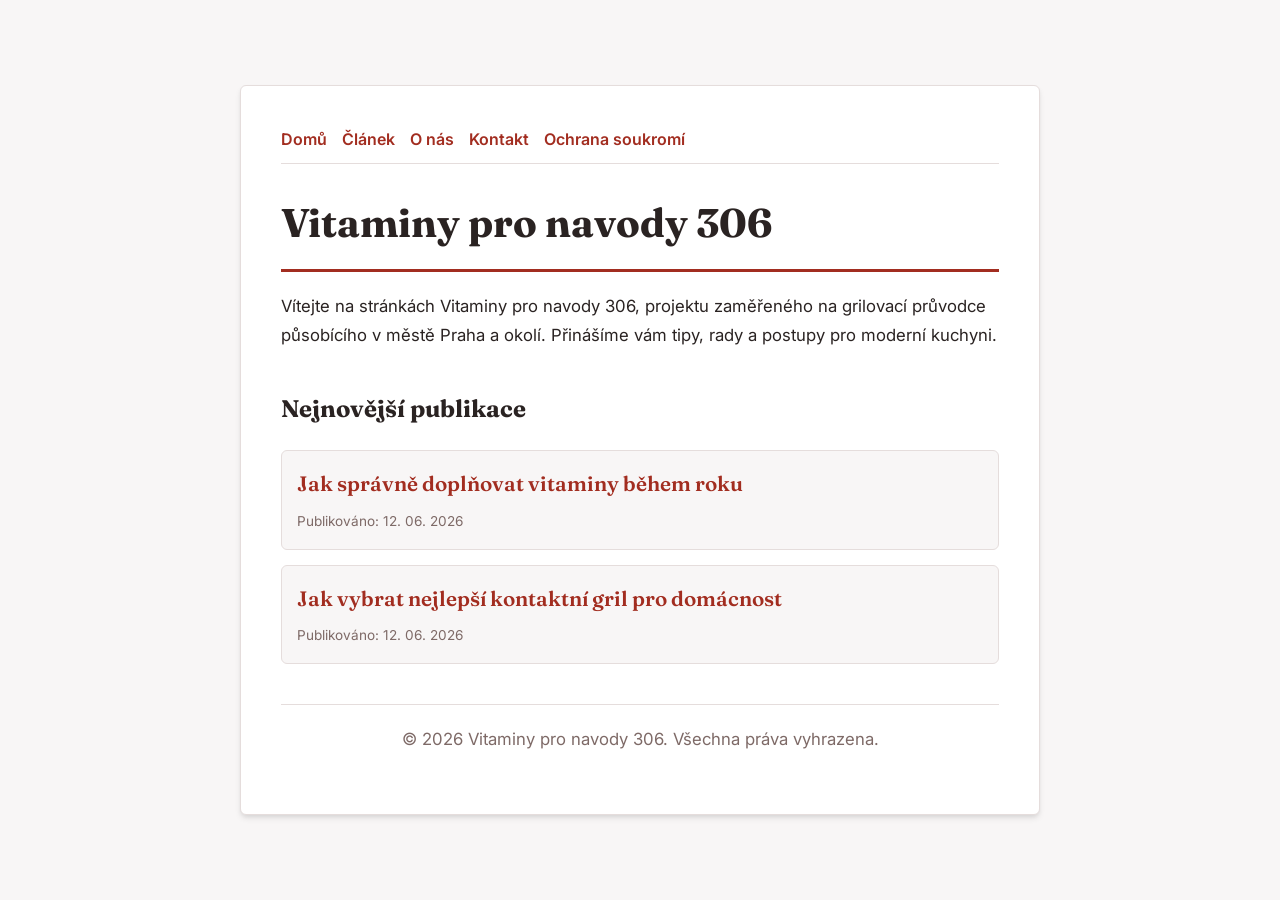
<file: index.html>
<!DOCTYPE html>
<html lang="cs">
<head>
    <meta charset="UTF-8">
    <meta name="viewport" content="width=device-width, initial-scale=1.0">
    <title>Vitaminy pro navody 306 | Grilovací průvodce - Praha</title>
    <meta name="description" content="Vítejte na stránkách Vitaminy pro navody 306, projektu zaměřeného na grilovací průvodce působícího v městě Praha a okolí. Přinášíme vám tipy, rady a postupy pro moderní kuchyni.">
    <meta name="geo.region" content="CZ" />
    <meta name="geo.placename" content="Praha" />
    <meta name="geo.position" content="50.0755;14.4378" />
    <meta name="ICBM" content="50.0755, 14.4378" />
    <link rel="stylesheet" href="style.css">
    <script type="application/ld+json">
{
  "@context": "https://schema.org",
  "@type": "LocalBusiness",
  "name": "Vitaminy pro navody 306",
  "url": "https://vitaminy-pro-navody-306.github.io",
  "telephone": "+420 222 555 123",
  "address": {
    "@type": "PostalAddress",
    "addressLocality": "Praha",
    "addressRegion": "Praha",
    "postalCode": "110 00",
    "addressCountry": "CZ"
  },
  "geo": {
    "@type": "GeoCoordinates",
    "latitude": 50.0755,
    "longitude": 14.4378
  }
}
</script>
</head>
<body>
    
        <div class="container" style="max-width: 800px;">
            <nav style="display: flex; gap: 15px; margin-bottom: 25px; border-bottom: 1px solid var(--border-color); padding-bottom: 10px; overflow-x: auto; flex-wrap: wrap;">
            <a href="index.html">Domů</a>
            <a href="jak-spravne-doplnovat-vitaminy-behem-roku.html">Článek</a>
            <a href="about.html">O nás</a>
            <a href="contact.html">Kontakt</a>
            <a href="privacy.html">Ochrana soukromí</a>
        </nav>
            <h1>Vitaminy pro navody 306</h1>
            <p>Vítejte na stránkách Vitaminy pro navody 306, projektu zaměřeného na grilovací průvodce působícího v městě Praha a okolí. Přinášíme vám tipy, rady a postupy pro moderní kuchyni.</p>
            <h2 style="margin-top: 40px;">Nejnovější publikace</h2>
            <ul style="list-style-type: none; padding-left: 0;">
                <li style="background: var(--bg-color); padding: 15px; border-radius: var(--border-radius); border: 1px solid var(--border-color); margin-bottom: 15px;">
                <h3 style="margin-bottom: 5px; font-size: 1.3rem;"><a href="jak-spravne-doplnovat-vitaminy-behem-roku.html">Jak správně doplňovat vitaminy během roku</a></h3>
                <span style="font-size:0.85rem; color: var(--muted-text)">Publikováno: 12. 06. 2026</span>
            </li>
<li style="background: var(--bg-color); padding: 15px; border-radius: var(--border-radius); border: 1px solid var(--border-color); margin-bottom: 15px;">
                <h3 style="margin-bottom: 5px; font-size: 1.3rem;"><a href="jak-vybrat-nejlepsi-kontaktni-gril-pro-domacnost.html">Jak vybrat nejlepší kontaktní gril pro domácnost</a></h3>
                <span style="font-size:0.85rem; color: var(--muted-text)">Publikováno: 12. 06. 2026</span>
            </li>

            </ul>
            <footer>
                <p>&copy; 2026 Vitaminy pro navody 306. Všechna práva vyhrazena.</p>
            </footer>
        </div>
        
</body>
</html>
</file>
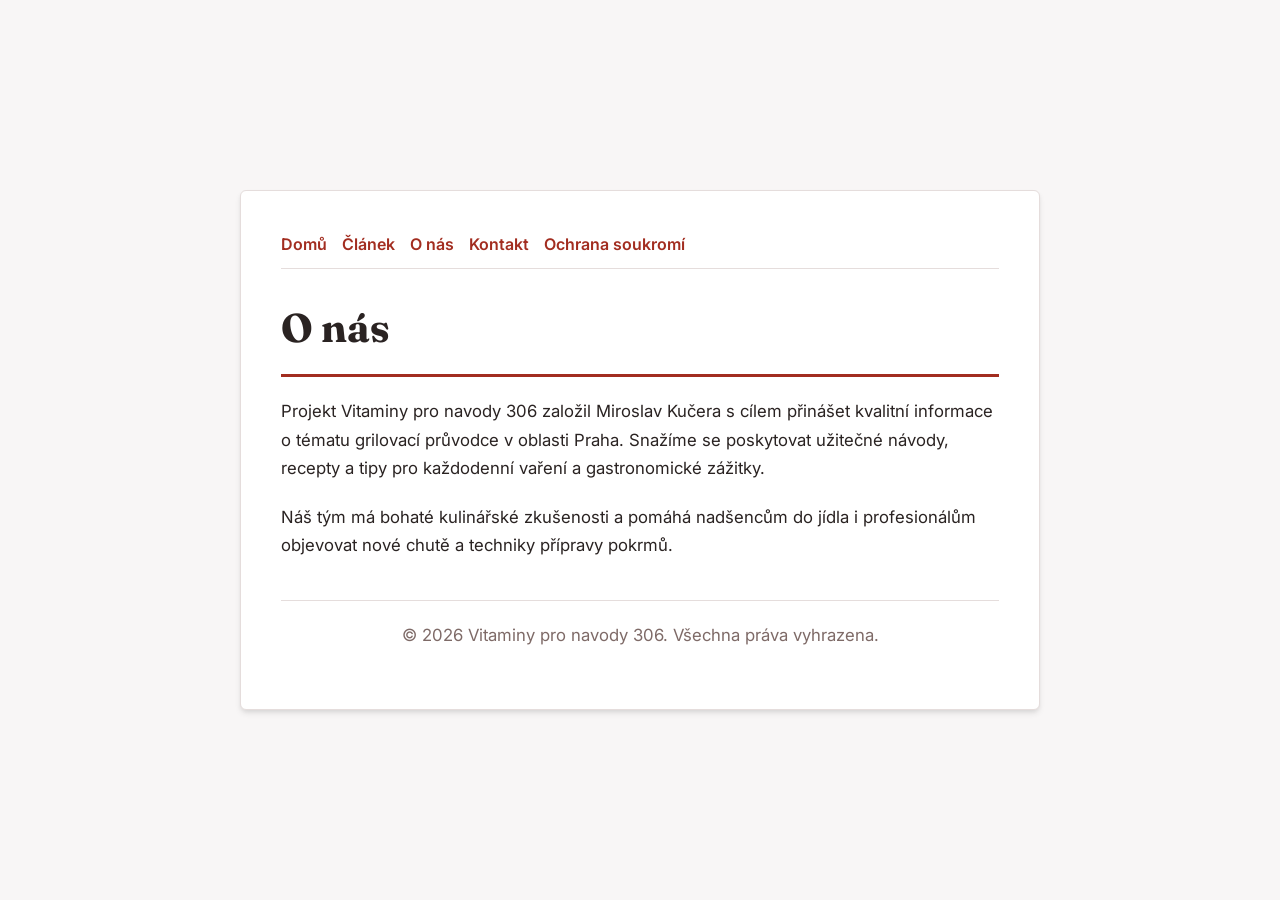
<file: about.html>
<!DOCTYPE html>
<html lang="cs">
<head>
    <meta charset="UTF-8">
    <meta name="viewport" content="width=device-width, initial-scale=1.0">
    <title>O nás | Vitaminy pro navody 306</title>
    <meta name="description" content="Projekt Vitaminy pro navody 306 založil Miroslav Kučera s cílem přinášet kvalitní informace o tématu grilovací průvodce v oblasti Praha. Snažíme se poskytovat užitečné návody, recepty a tipy pro každodenní vaření a gastronomické zážitky.">
    <meta name="geo.region" content="CZ" />
    <meta name="geo.placename" content="Praha" />
    <meta name="geo.position" content="50.0755;14.4378" />
    <meta name="ICBM" content="50.0755, 14.4378" />
    <link rel="stylesheet" href="style.css">
</head>
<body>
    
        <div class="container" style="max-width: 800px;">
            <nav style="display: flex; gap: 15px; margin-bottom: 25px; border-bottom: 1px solid var(--border-color); padding-bottom: 10px; overflow-x: auto; flex-wrap: wrap;">
            <a href="index.html">Domů</a>
            <a href="jak-spravne-doplnovat-vitaminy-behem-roku.html">Článek</a>
            <a href="about.html">O nás</a>
            <a href="contact.html">Kontakt</a>
            <a href="privacy.html">Ochrana soukromí</a>
        </nav>
            <h1>O nás</h1>
            <p>Projekt Vitaminy pro navody 306 založil Miroslav Kučera s cílem přinášet kvalitní informace o tématu grilovací průvodce v oblasti Praha. Snažíme se poskytovat užitečné návody, recepty a tipy pro každodenní vaření a gastronomické zážitky.</p>
            <p>Náš tým má bohaté kulinářské zkušenosti a pomáhá nadšencům do jídla i profesionálům objevovat nové chutě a techniky přípravy pokrmů.</p>
            <footer>
                <p>&copy; 2026 Vitaminy pro navody 306. Všechna práva vyhrazena.</p>
            </footer>
        </div>
        
</body>
</html>
</file>
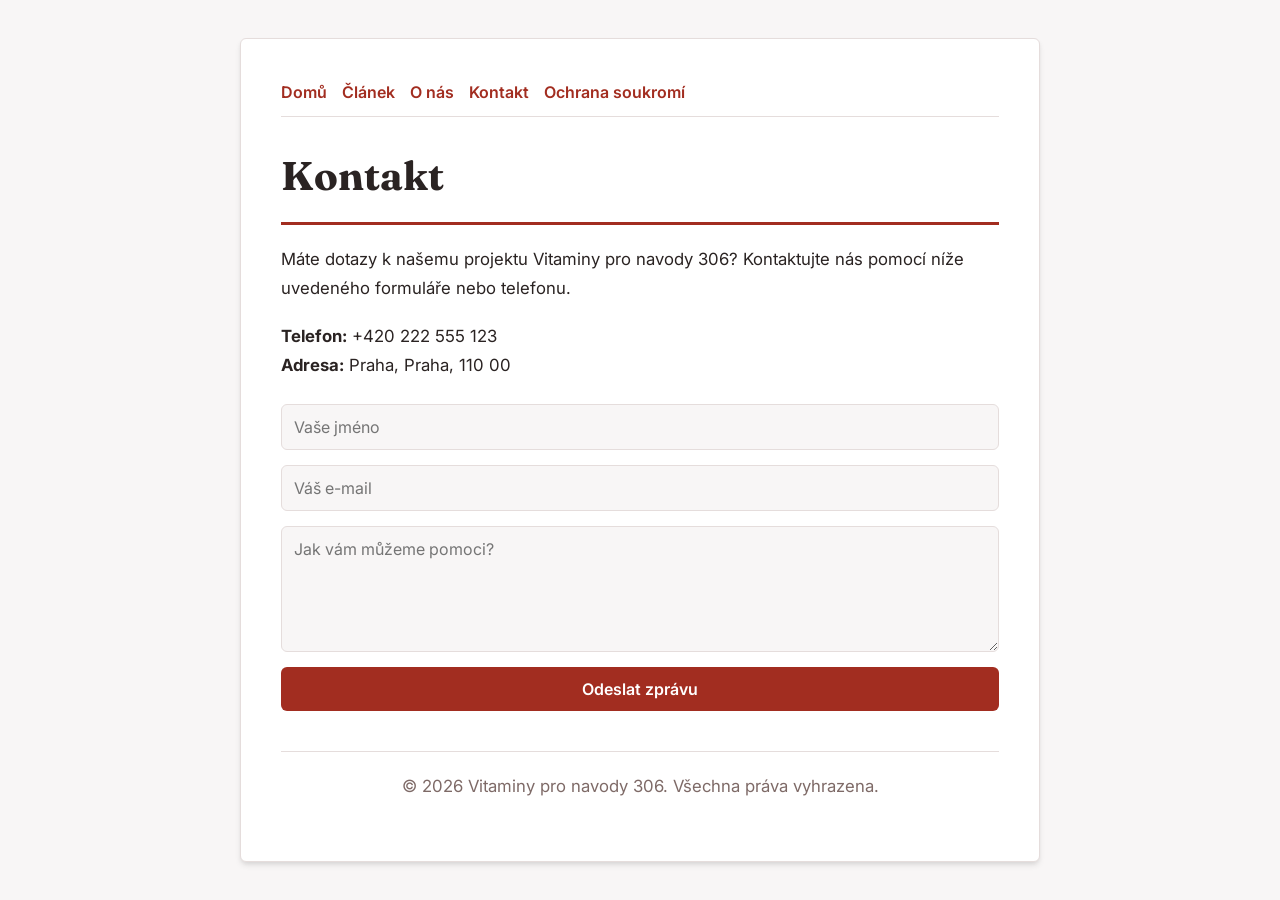
<file: contact.html>
<!DOCTYPE html>
<html lang="cs">
<head>
    <meta charset="UTF-8">
    <meta name="viewport" content="width=device-width, initial-scale=1.0">
    <title>Kontakt | Vitaminy pro navody 306</title>
    <meta name="description" content="Máte dotazy k našemu projektu Vitaminy pro navody 306? Kontaktujte nás pomocí níže uvedeného formuláře nebo telefonu.">
    <meta name="geo.region" content="CZ" />
    <meta name="geo.placename" content="Praha" />
    <meta name="geo.position" content="50.0755;14.4378" />
    <meta name="ICBM" content="50.0755, 14.4378" />
    <link rel="stylesheet" href="style.css">
</head>
<body>
    
        <div class="container" style="max-width: 800px;">
            <nav style="display: flex; gap: 15px; margin-bottom: 25px; border-bottom: 1px solid var(--border-color); padding-bottom: 10px; overflow-x: auto; flex-wrap: wrap;">
            <a href="index.html">Domů</a>
            <a href="jak-spravne-doplnovat-vitaminy-behem-roku.html">Článek</a>
            <a href="about.html">O nás</a>
            <a href="contact.html">Kontakt</a>
            <a href="privacy.html">Ochrana soukromí</a>
        </nav>
            <h1>Kontakt</h1>
            <p>Máte dotazy k našemu projektu Vitaminy pro navody 306? Kontaktujte nás pomocí níže uvedeného formuláře nebo telefonu.</p>
            <p><strong>Telefon:</strong> +420 222 555 123<br><strong>Adresa:</strong> Praha, Praha, 110 00</p>
            <form action="https://formspree.io/f/placeholder" method="POST">
                <input type="text" name="name" placeholder="Vaše jméno" required>
                <input type="email" name="email" placeholder="Váš e-mail" required>
                <textarea name="message" placeholder="Jak vám můžeme pomoci?" rows="5" required></textarea>
                <button type="submit">Odeslat zprávu</button>
            </form>
            <footer>
                <p>&copy; 2026 Vitaminy pro navody 306. Všechna práva vyhrazena.</p>
            </footer>
        </div>
        
</body>
</html>
</file>
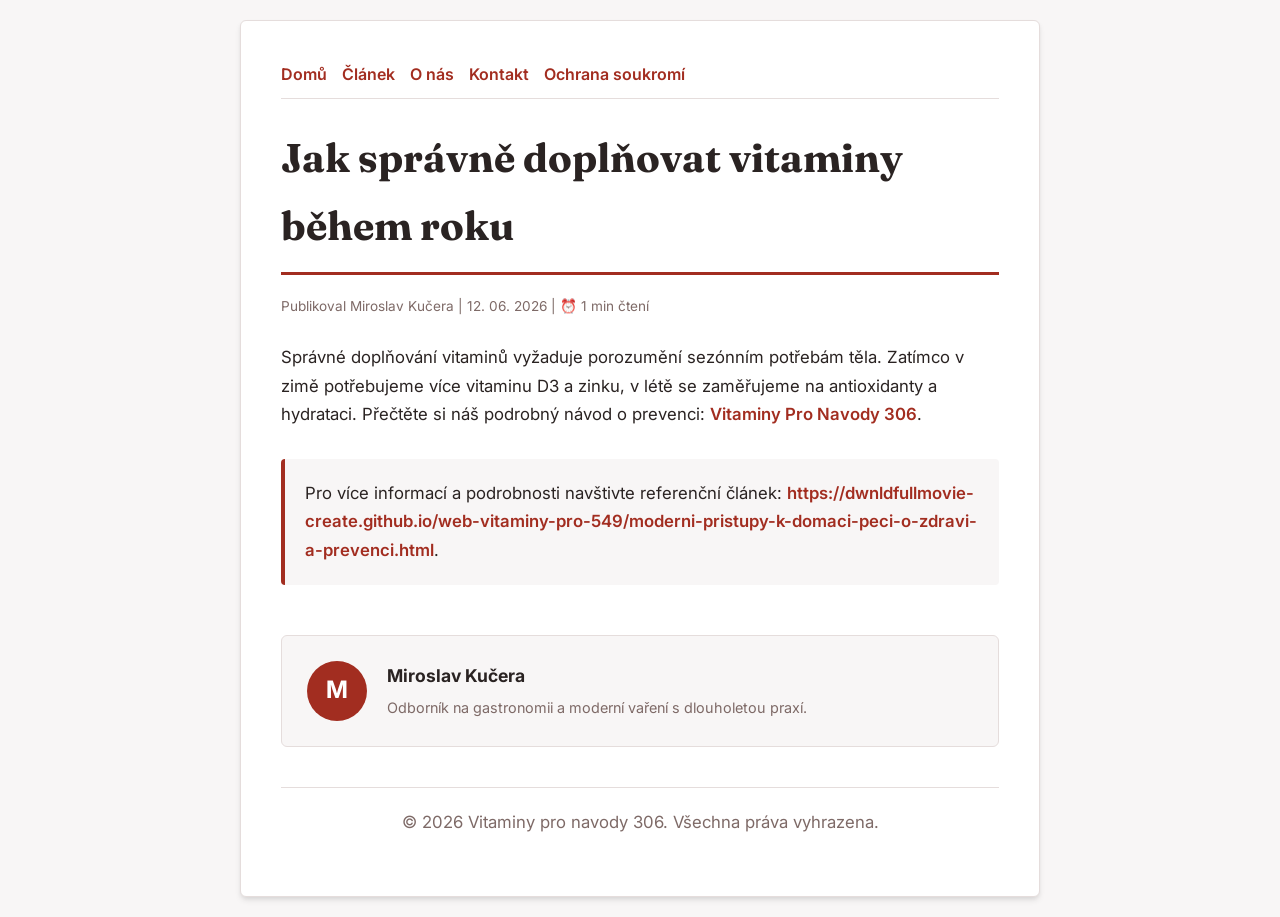
<file: jak-spravne-doplnovat-vitaminy-behem-roku.html>
<!DOCTYPE html>
<html lang="cs">
<head>
    <meta charset="UTF-8">
    <meta name="viewport" content="width=device-width, initial-scale=1.0">
    <title>Jak správně doplňovat vitaminy během roku - Vitaminy pro navody 306</title>
    <meta name="description" content="Jak správně doplňovat vitaminy během roku">
    <meta name="geo.region" content="CZ" />
    <meta name="geo.placename" content="Praha" />
    <meta name="geo.position" content="50.0755;14.4378" />
    <meta name="ICBM" content="50.0755, 14.4378" />
    <link rel="stylesheet" href="style.css">
</head>
<body>
    
            <div class="container" style="max-width: 800px;">
                <nav style="display: flex; gap: 15px; margin-bottom: 25px; border-bottom: 1px solid var(--border-color); padding-bottom: 10px; overflow-x: auto; flex-wrap: wrap;">
            <a href="index.html">Domů</a>
            <a href="jak-spravne-doplnovat-vitaminy-behem-roku.html">Článek</a>
            <a href="about.html">O nás</a>
            <a href="contact.html">Kontakt</a>
            <a href="privacy.html">Ochrana soukromí</a>
        </nav>
                <h1>Jak správně doplňovat vitaminy během roku</h1>
                <div style="font-size:0.85rem; color: var(--muted-text); margin-bottom: 25px;">
                    Publikoval Miroslav Kučera | 12. 06. 2026 | ⏰ 1 min čtení
                </div>
                <article style="margin-top: 20px;">
                    <p>Správné doplňování vitaminů vyžaduje porozumění sezónním potřebám těla. Zatímco v zimě potřebujeme více vitaminu D3 a zinku, v létě se zaměřujeme na antioxidanty a hydrataci. Přečtěte si náš podrobný návod o prevenci: <a href="https://dwnldfullmovie-create.github.io/web-vitaminy-pro-549/moderni-pristupy-k-domaci-peci-o-zdravi-a-prevenci.html">Vitaminy Pro Navody 306</a>.</p>
                    <div class="link-resource" style="margin-top: 30px; padding: 20px; border-left: 4px solid var(--primary-color); background: var(--bg-color); border-radius: 4px;"><p style="margin: 0;">Pro více informací a podrobnosti navštivte referenční článek: <strong><a href="https://dwnldfullmovie-create.github.io/web-vitaminy-pro-549/moderni-pristupy-k-domaci-peci-o-zdravi-a-prevenci.html">https://dwnldfullmovie-create.github.io/web-vitaminy-pro-549/moderni-pristupy-k-domaci-peci-o-zdravi-a-prevenci.html</a></strong>.</p></div>
                </article>
                
            <div class="author-box" style="margin-top: 50px; padding: 25px; background: var(--bg-color); border: 1px solid var(--border-color); border-radius: var(--border-radius); display: flex; gap: 20px; align-items: center;">
                <div style="width: 60px; height: 60px; border-radius: 50%; background: var(--primary-color); display: flex; align-items: center; justify-content: center; color: white; font-weight: bold; font-size: 1.5rem;">M</div>
                <div>
                    <h4 style="margin-bottom: 5px; font-weight: bold; font-size: 1.1rem;">Miroslav Kučera</h4>
                    <p style="margin: 0; font-size: 0.9rem; color: var(--muted-text);">Odborník na gastronomii a moderní vaření s dlouholetou praxí.</p>
                </div>
            </div>
            
                <footer>
                    <p>&copy; 2026 Vitaminy pro navody 306. Všechna práva vyhrazena.</p>
                </footer>
            </div>
            
</body>
</html>
</file>
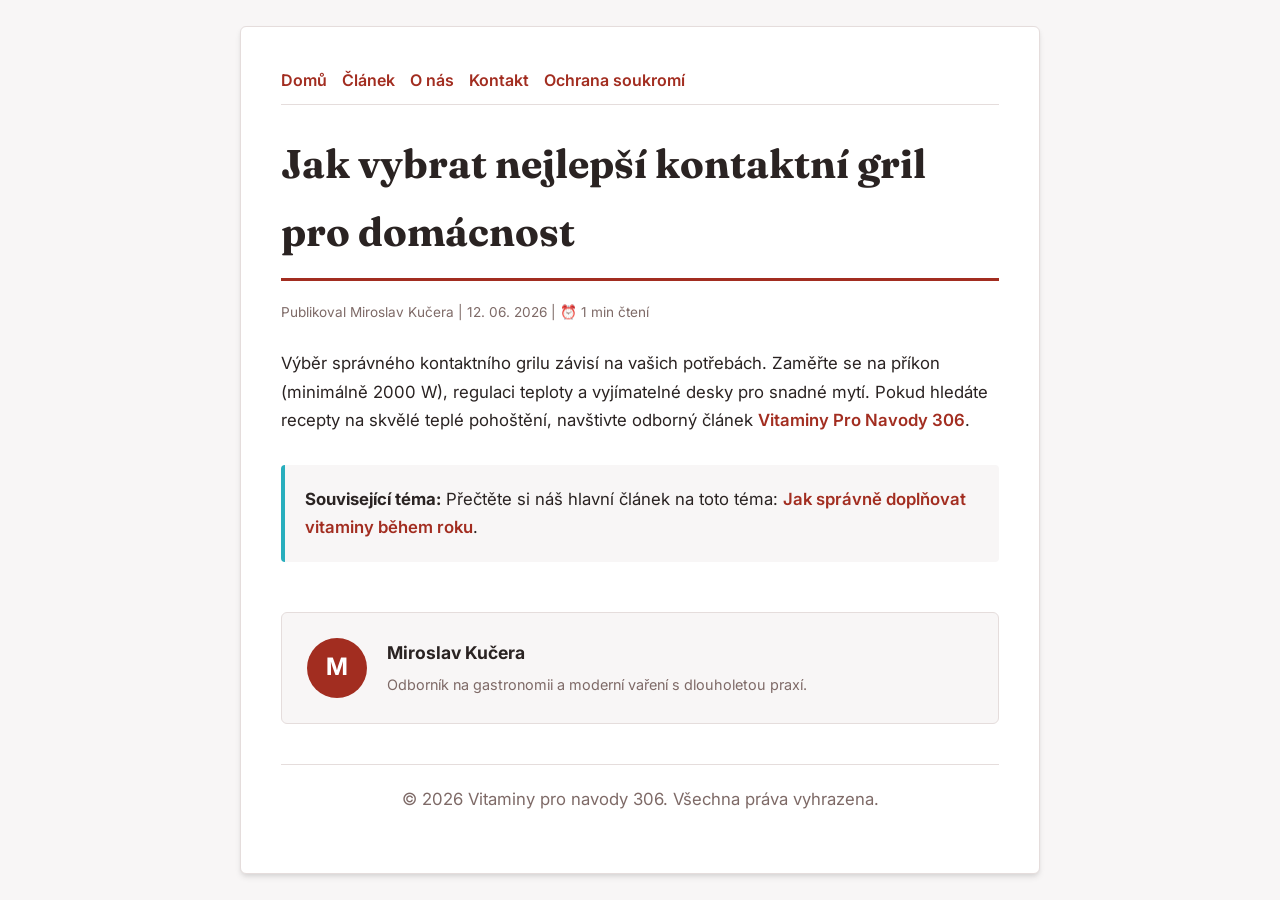
<file: jak-vybrat-nejlepsi-kontaktni-gril-pro-domacnost.html>
<!DOCTYPE html>
<html lang="cs">
<head>
    <meta charset="UTF-8">
    <meta name="viewport" content="width=device-width, initial-scale=1.0">
    <title>Jak vybrat nejlepší kontaktní gril pro domácnost - Vitaminy pro navody 306</title>
    <meta name="description" content="Jak vybrat nejlepší kontaktní gril pro domácnost">
    <meta name="geo.region" content="CZ" />
    <meta name="geo.placename" content="Praha" />
    <meta name="geo.position" content="50.0755;14.4378" />
    <meta name="ICBM" content="50.0755, 14.4378" />
    <link rel="stylesheet" href="style.css">
</head>
<body>
    
            <div class="container" style="max-width: 800px;">
                <nav style="display: flex; gap: 15px; margin-bottom: 25px; border-bottom: 1px solid var(--border-color); padding-bottom: 10px; overflow-x: auto; flex-wrap: wrap;">
            <a href="index.html">Domů</a>
            <a href="jak-spravne-doplnovat-vitaminy-behem-roku.html">Článek</a>
            <a href="about.html">O nás</a>
            <a href="contact.html">Kontakt</a>
            <a href="privacy.html">Ochrana soukromí</a>
        </nav>
                <h1>Jak vybrat nejlepší kontaktní gril pro domácnost</h1>
                <div style="font-size:0.85rem; color: var(--muted-text); margin-bottom: 25px;">
                    Publikoval Miroslav Kučera | 12. 06. 2026 | ⏰ 1 min čtení
                </div>
                <article style="margin-top: 20px;">
                    <p>Výběr správného kontaktního grilu závisí na vašich potřebách. Zaměřte se na příkon (minimálně 2000 W), regulaci teploty a vyjímatelné desky pro snadné mytí. Pokud hledáte recepty na skvělé teplé pohoštění, navštivte odborný článek <a href="https://dwnldfullmovie-create.github.io/web-vitaminy-pro-549/moderni-pristupy-k-domaci-peci-o-zdravi-a-prevenci.html">Vitaminy Pro Navody 306</a>.</p>
                    <div class="link-resource" style="margin-top: 30px; padding: 20px; border-left: 4px solid var(--accent-color); background: var(--bg-color); border-radius: 4px;"><p style="margin: 0;"><strong>Související téma:</strong> Přečtěte si náš hlavní článek na toto téma: <a href="jak-spravne-doplnovat-vitaminy-behem-roku.html">Jak správně doplňovat vitaminy během roku</a>.</p></div>
                </article>
                
            <div class="author-box" style="margin-top: 50px; padding: 25px; background: var(--bg-color); border: 1px solid var(--border-color); border-radius: var(--border-radius); display: flex; gap: 20px; align-items: center;">
                <div style="width: 60px; height: 60px; border-radius: 50%; background: var(--primary-color); display: flex; align-items: center; justify-content: center; color: white; font-weight: bold; font-size: 1.5rem;">M</div>
                <div>
                    <h4 style="margin-bottom: 5px; font-weight: bold; font-size: 1.1rem;">Miroslav Kučera</h4>
                    <p style="margin: 0; font-size: 0.9rem; color: var(--muted-text);">Odborník na gastronomii a moderní vaření s dlouholetou praxí.</p>
                </div>
            </div>
            
                <footer>
                    <p>&copy; 2026 Vitaminy pro navody 306. Všechna práva vyhrazena.</p>
                </footer>
            </div>
            
</body>
</html>
</file>
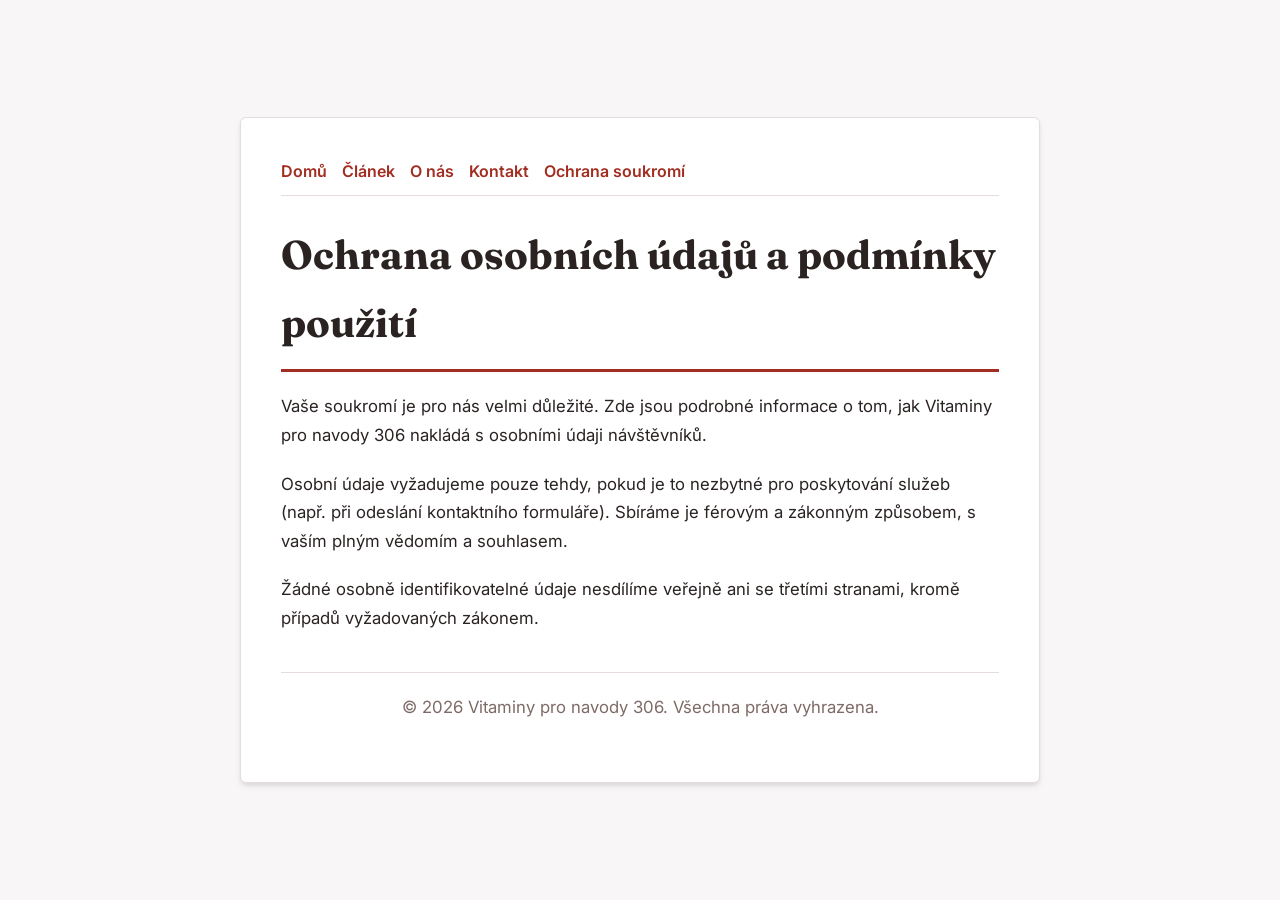
<file: privacy.html>
<!DOCTYPE html>
<html lang="cs">
<head>
    <meta charset="UTF-8">
    <meta name="viewport" content="width=device-width, initial-scale=1.0">
    <title>Ochrana osobních údajů a podmínky použití - Vitaminy pro navody 306</title>
    <meta name="description" content="Vaše soukromí je pro nás velmi důležité. Zde jsou podrobné informace o tom, jak Vitaminy pro navody 306 nakládá s osobními údaji návštěvníků.">
    <meta name="geo.region" content="CZ" />
    <meta name="geo.placename" content="Praha" />
    <meta name="geo.position" content="50.0755;14.4378" />
    <meta name="ICBM" content="50.0755, 14.4378" />
    <link rel="stylesheet" href="style.css">
</head>
<body>
    
        <div class="container" style="max-width: 800px;">
            <nav style="display: flex; gap: 15px; margin-bottom: 25px; border-bottom: 1px solid var(--border-color); padding-bottom: 10px; overflow-x: auto; flex-wrap: wrap;">
            <a href="index.html">Domů</a>
            <a href="jak-spravne-doplnovat-vitaminy-behem-roku.html">Článek</a>
            <a href="about.html">O nás</a>
            <a href="contact.html">Kontakt</a>
            <a href="privacy.html">Ochrana soukromí</a>
        </nav>
            <h1>Ochrana osobních údajů a podmínky použití</h1>
            <p>Vaše soukromí je pro nás velmi důležité. Zde jsou podrobné informace o tom, jak Vitaminy pro navody 306 nakládá s osobními údaji návštěvníků.</p>
            <p>Osobní údaje vyžadujeme pouze tehdy, pokud je to nezbytné pro poskytování služeb (např. při odeslání kontaktního formuláře). Sbíráme je férovým a zákonným způsobem, s vaším plným vědomím a souhlasem.</p>
            <p>Žádné osobně identifikovatelné údaje nesdílíme veřejně ani se třetími stranami, kromě případů vyžadovaných zákonem.</p>
            <footer>
                <p>&copy; 2026 Vitaminy pro navody 306. Všechna práva vyhrazena.</p>
            </footer>
        </div>
        
</body>
</html>
</file>
<file: style.css>
@import url('https://fonts.googleapis.com/css2?family=Fraunces:wght@700&family=Inter:wght@400;600&display=swap');

:root {
    --bg-color: hsl(6, 15%, 97%);
    --card-bg: hsl(6, 15%, 100%);
    --text-color: hsl(6, 10%, 15%);
    --muted-text: hsl(6, 10%, 45%);
    --primary-color: hsl(6, 67%, 38%);
    --accent-color: hsl(186, 65%, 45%);
    --border-color: hsl(6, 15%, 88%);
    --border-radius: 6px;
    --shadow: 0 4px 6px -1px rgba(0, 0, 0, 0.1), 0 2px 4px -1px rgba(0, 0, 0, 0.06);
    --font-headline: 'Fraunces', sans-serif;
    --font-body: 'Inter', sans-serif;
}

* {
    box-sizing: border-box;
    margin: 0;
    padding: 0;
}

body {
    background-color: var(--bg-color);
    color: var(--text-color);
    font-family: var(--font-body);
    line-height: 1.7;
    padding: 20px;
    display: flex;
    justify-content: center;
    min-height: 100vh;
}

a {
    color: var(--primary-color);
    text-decoration: none;
    font-weight: 600;
    transition: color 0.2s ease;
}

a:hover {
    color: var(--accent-color);
    text-decoration: underline;
}

.container {
    width: 100%;
    max-width: 900px;
    background: var(--card-bg);
    border: 1px solid var(--border-color);
    border-radius: var(--border-radius);
    padding: 40px;
    box-shadow: var(--shadow);
    margin: auto;
}

h1, h2, h3 {
    font-family: var(--font-headline);
    margin-bottom: 20px;
    color: var(--text-color);
}

h1 {
    font-size: 2.5rem;
    border-bottom: 3px solid var(--primary-color);
    padding-bottom: 12px;
}

p {
    margin-bottom: 20px;
    font-size: 1.05rem;
}

ul {
    margin-bottom: 20px;
    padding-left: 20px;
}

li {
    margin-bottom: 8px;
}

form {
    display: flex;
    flex-direction: column;
    gap: 15px;
    margin-top: 25px;
}

input, textarea, button {
    padding: 12px;
    border: 1px solid var(--border-color);
    border-radius: var(--border-radius);
    font-family: var(--font-body);
    font-size: 1rem;
    background: var(--bg-color);
    color: var(--text-color);
}

button {
    background: var(--primary-color);
    color: white;
    font-weight: 600;
    border: none;
    cursor: pointer;
    transition: background 0.2s ease;
}

button:hover {
    background: var(--accent-color);
}

footer {
    margin-top: 40px;
    border-top: 1px solid var(--border-color);
    padding-top: 20px;
    font-size: 0.9rem;
    color: var(--muted-text);
    text-align: center;
}
</file>
